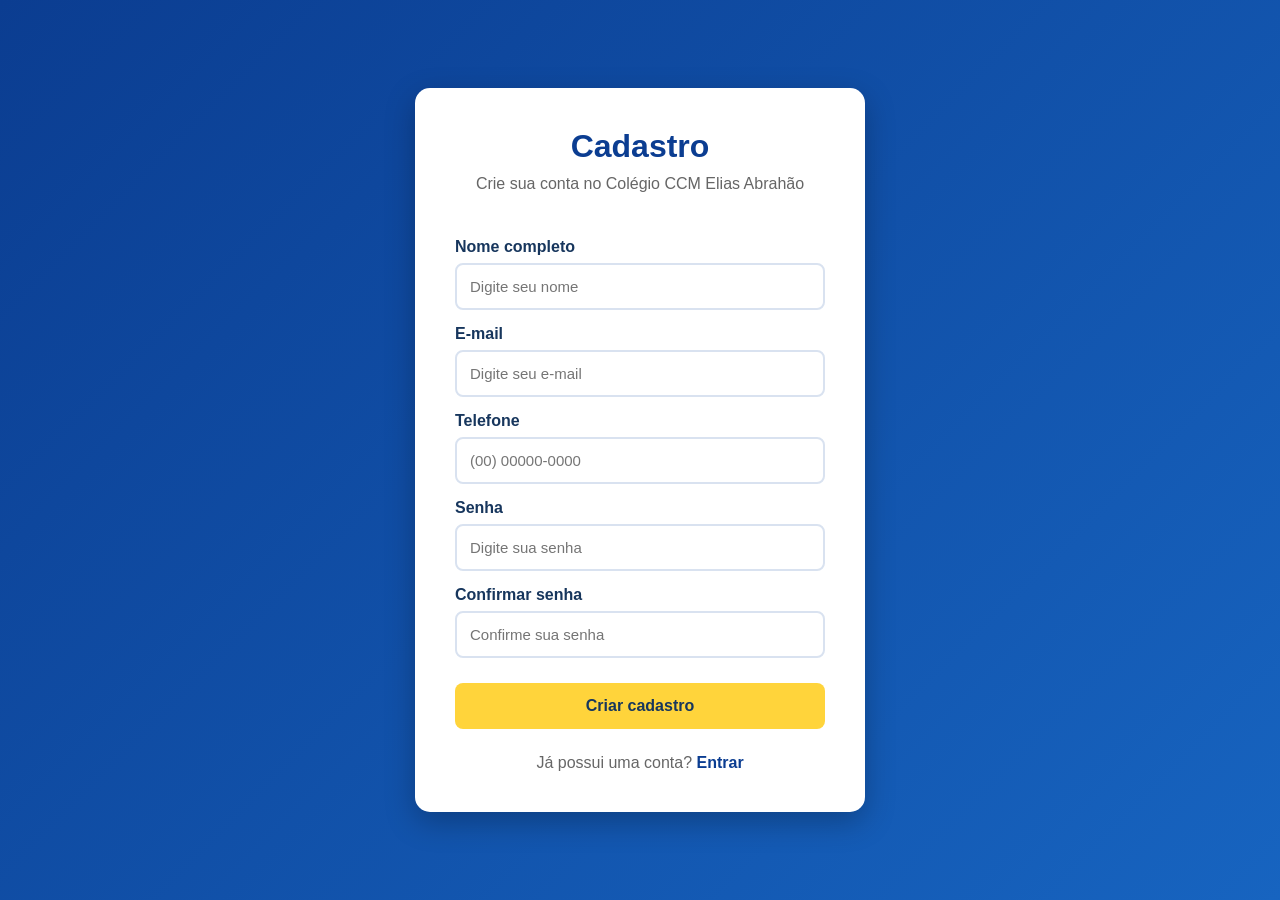
<file: index.html>
<!DOCTYPE html>
<html lang="pt-br">

<head>
    <meta charset="UTF-8">
    <meta name="viewport" content="width=device-width, initial-scale=1.0">

    <title>Cadastro - Colégio Elias Abrahão</title>

    <link rel="stylesheet" href="sitestyle.css">
</head>

<body>

    <div class="container">

        <div class="cadastro">

            <h1>Cadastro</h1>

            <p class="subtitulo">
                Crie sua conta no Colégio CCM Elias Abrahão 
            </p>

            <form>

                <label for="nome">Nome completo</label>
                <input
                    type="text"
                    id="nome"
                    placeholder="Digite seu nome"
                    required
                >

                <label for="email">E-mail</label>
                <input
                    type="email"
                    id="email"
                    placeholder="Digite seu e-mail"
                    required
                >
                <label for="telefone">Telefone</label>
                <input
                    type="tel"
                    id="telefone"
                    placeholder="(00) 00000-0000"
                    required
                >

                <label for="senha">Senha</label>
                <input
                    type="password"
                    id="senha"
                    placeholder="Digite sua senha"
                    required
                >

                <label for="confirmar">Confirmar senha</label>
                <input
                    type="password"
                    id="confirmar"
                    placeholder="Confirme sua senha"
                    required
                >

                <button type="submit">
                    Criar cadastro
                </button>

            </form>

            
            <p class="login">
                Já possui uma conta?
                <a href="login.html">Entrar</a>
            </p>
            
        </div>

    </div>

</body>
</html>
</file>
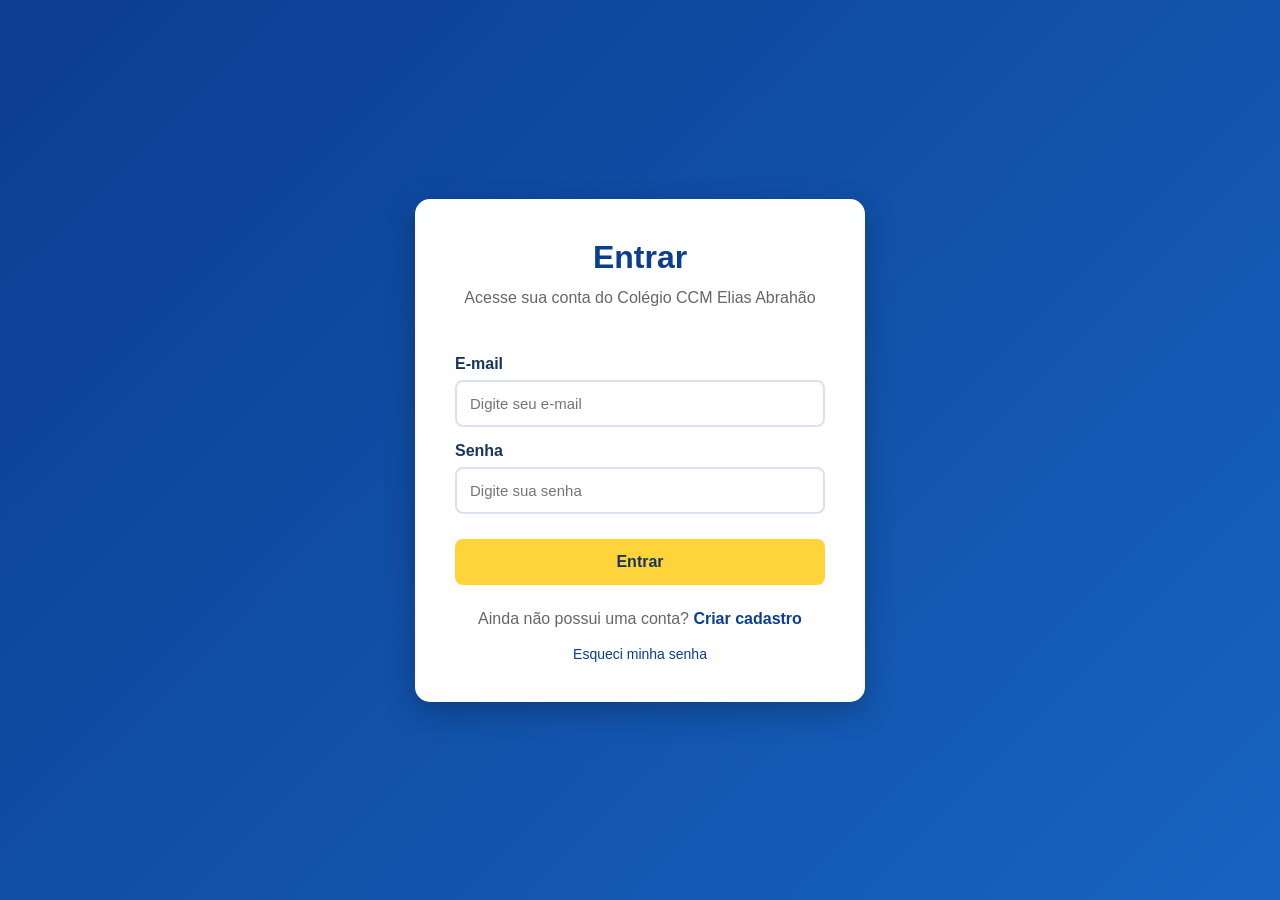
<file: login.html>
<!DOCTYPE html>
<html lang="pt-br">

<head>
    <meta charset="UTF-8">
    <meta name="viewport" content="width=device-width, initial-scale=1.0">

    <title>Entrar - Colégio CCM Elias Abrahão</title>

    <link rel="stylesheet" href="login.css">
</head>

<body>

    <div class="container">

        <div class="login">

            <h1>Entrar</h1>

            <p class="subtitulo">
                Acesse sua conta do Colégio CCM Elias Abrahão
            </p>


            <form>

                <label for="email">
                    E-mail
                </label>

                <input
                    type="email"
                    id="email"
                    placeholder="Digite seu e-mail"
                    required
                >


                <label for="senha">
                    Senha
                </label>

                <input
                    type="password"
                    id="senha"
                    placeholder="Digite sua senha"
                    required
                >


                <button type="submit">
                    Entrar
                </button>

            </form>


            <p class="cadastro">
                Ainda não possui uma conta?

                <a href="index.html">
                    Criar cadastro
                </a>
            </p>


            <a href="#" class="esqueci">
                Esqueci minha senha
            </a>
           
            

        </div>

    </div>

</body>
</html>
</file>
<file: sitestyle.css>
* {
    margin: 0;
    padding: 0;
    box-sizing: border-box;
}

body {
    font-family: Arial, Helvetica, sans-serif;

    background: linear-gradient(
        135deg,
        #0b3d91,
        #1764c0
    );

    min-height: 100vh;

    display: flex;
    justify-content: center;
    align-items: center;
}


/* CAIXA DE CADASTRO */

.container {
    width: 100%;
    padding: 20px;
}

.cadastro {
    background-color: white;

    width: 100%;
    max-width: 450px;

    margin: auto;

    padding: 40px;

    border-radius: 15px;

    box-shadow: 0 10px 30px rgba(0, 0, 0, 0.25);
}


/* TÍTULO */

.cadastro h1 {
    text-align: center;

    color: #0b3d91;

    font-size: 32px;

    margin-bottom: 10px;
}

.subtitulo {
    text-align: center;

    color: #666;

    margin-bottom: 30px;
}


/* FORMULÁRIO */

form {
    display: flex;
    flex-direction: column;
}

label {
    color: #17365d;

    font-weight: bold;

    margin-bottom: 7px;

    margin-top: 15px;
}

input {
    width: 100%;

    padding: 13px;

    border: 2px solid #d9e2f0;

    border-radius: 8px;

    outline: none;

    font-size: 15px;

    transition: 0.3s;
}

input:focus {
    border-color: #0b3d91;

    box-shadow: 0 0 5px rgba(11, 61, 145, 0.25);
}


/* BOTÃO */

button {
    margin-top: 25px;

    padding: 14px;

    border: none;

    border-radius: 8px;

    background-color: #ffd43b;

    color: #17365d;

    font-size: 16px;

    font-weight: bold;

    cursor: pointer;

    transition: 0.3s;
}

button:hover {
    background-color: #f2b900;

    transform: translateY(-2px);
}


/* LINK DE LOGIN */

.login {
    text-align: center;

    margin-top: 25px;

    color: #666;
}

.login a {
    color: #0b3d91;

    font-weight: bold;

    text-decoration: none;
}

.login a:hover {
    color: #f2b900;
}


/* CELULAR */

@media (max-width: 500px) {

    .cadastro {
        padding: 30px 25px;
    }

    .cadastro h1 {
        font-size: 28px;
    }
}
</file>
<file: login.css>
* {
    margin: 0;
    padding: 0;
    box-sizing: border-box;
}

body {
    font-family: Arial, Helvetica, sans-serif;

    background: linear-gradient(
        135deg,
        #0b3d91,
        #1764c0
    );

    min-height: 100vh;

    display: flex;
    justify-content: center;
    align-items: center;
}


/* CAIXA DE LOGIN */

.container {
    width: 100%;
    padding: 20px;
}

.login {
    background-color: white;

    width: 100%;
    max-width: 450px;

    margin: auto;

    padding: 40px;

    border-radius: 15px;

    box-shadow:
        0 10px 30px rgba(0, 0, 0, 0.25);
}


/* TÍTULO */

.login h1 {
    text-align: center;

    color: #0b3d91;

    font-size: 32px;

    margin-bottom: 10px;
}

.subtitulo {
    text-align: center;

    color: #666;

    line-height: 1.5;

    margin-bottom: 30px;
}


/* FORMULÁRIO */

form {
    display: flex;

    flex-direction: column;
}

label {
    color: #17365d;

    font-weight: bold;

    margin-bottom: 7px;

    margin-top: 15px;
}

input {
    width: 100%;

    padding: 13px;

    border: 2px solid #d9e2f0;

    border-radius: 8px;

    outline: none;

    font-size: 15px;

    transition: 0.3s;
}

input:focus {
    border-color: #0b3d91;

    box-shadow:
        0 0 5px rgba(11, 61, 145, 0.25);
}


/* BOTÃO */

button {
    margin-top: 25px;

    padding: 14px;

    border: none;

    border-radius: 8px;

    background-color: #ffd43b;

    color: #17365d;

    font-size: 16px;

    font-weight: bold;

    cursor: pointer;

    transition: 0.3s;
}

button:hover {
    background-color: #f2b900;

    transform: translateY(-2px);
}


/* LINK PARA CADASTRO */

.cadastro {
    text-align: center;

    margin-top: 25px;

    color: #666;
}

.cadastro a {
    color: #0b3d91;

    font-weight: bold;

    text-decoration: none;
}

.cadastro a:hover {
    color: #f2b900;
}


/* ESQUECI A SENHA */

.esqueci {
    display: block;

    text-align: center;

    margin-top: 18px;

    color: #0b3d91;

    font-size: 14px;

    text-decoration: none;
}

.esqueci:hover {
    color: #f2b900;
}


/* CELULAR */

@media (max-width: 500px) {

    .login {
        padding: 30px 25px;
    }

    .login h1 {
        font-size: 28px;
    }
}
</file>
